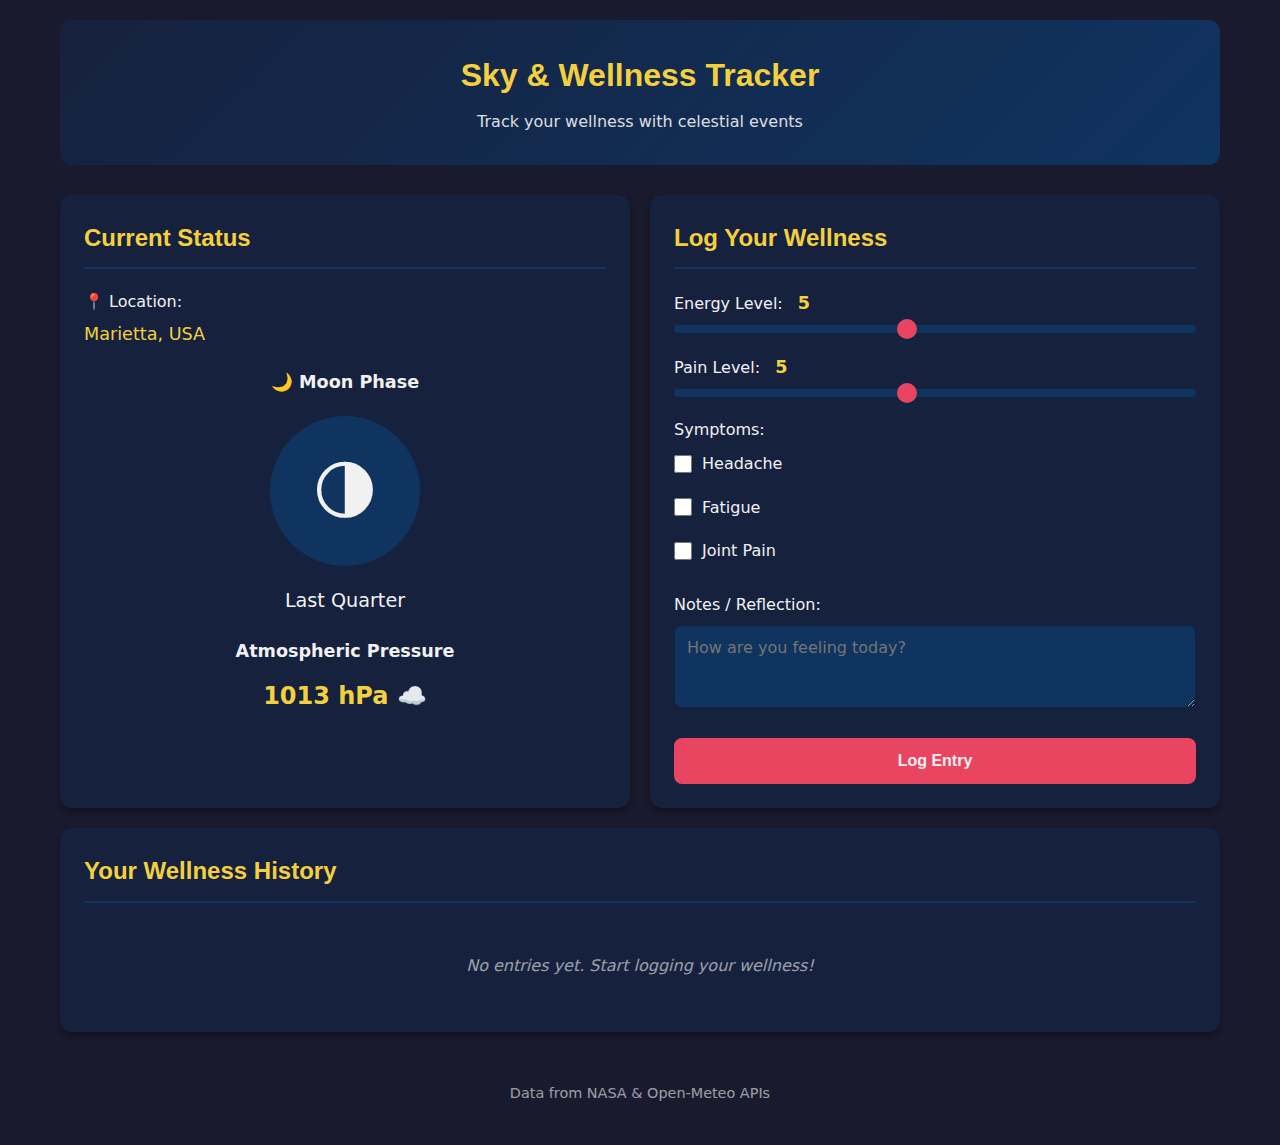
<file: index.html>
<!DOCTYPE html>
<html lang="en">

<head>
    <meta charset="UTF-8">
    <meta name="viewport" content="width=device-width, initial-scale=1.0">
    <title>Sky & Wellness Tracker</title>
    <link rel="stylesheet" href="./src/styles/main.css">

</head>

<body>
    <div class="app">
        <header class="header">
            <h1>Sky & Wellness Tracker</h1>
            <p class="subtitle">Track your wellness with celestial events</p>
        </header>

        <main class="main-content">
            <!-- Current Status Section -->
            <section class="card status-card">
                <h2>Current Status</h2>

                <div class="location-info">
                    <p class="location-label">📍 Location:</p>
                    <p id="location" class="location-text">Loading...</p>
                </div>

                <div class="moon-section">
                    <h3>🌙 Moon Phase</h3>
                    <div id="moonPhase" class="moon-display">
                        <div class="moon-image-container" id="moonImageContainer">
                            <span id="moonEmoji"></span>
                        </div>
                        <p id="moonPhaseName" class="moon-phase-name">Loading...</p>
                    </div>
                </div>

                <div class="atmospheric-section">
                    <h3>Atmospheric Pressure</h3>
                    <p id="pressure" class="pressure-value">Loading...</p>
                </div>
            </section>

            <!-- Wellness Log Section -->
            <section class="card wellness-card">
                <h2>Log Your Wellness</h2>
                <form id="wellnessForm" class="wellness-form">
                    <div class="form-group">
                        <label for="energyLevel">Energy Level: <span id="energyValue"
                                class="range-value">5</span></label>
                        <input type="range" id="energyLevel" name="energyLevel" min="1" max="10" value="5">
                    </div>

                    <div class="form-group">
                        <label for="painLevel">Pain Level: <span id="painValue" class="range-value">5</span></label>
                        <input type="range" id="painLevel" name="painLevel" min="1" max="10" value="5">
                    </div>

                    <div class="form-group">
                        <label>Symptoms:</label>
                        <div class="checkbox-group">
                            <label>
                                <input type="checkbox" name="symptoms" value="headache">
                                Headache
                            </label>
                            <label>
                                <input type="checkbox" name="symptoms" value="fatigue">
                                Fatigue
                            </label>
                            <label>
                                <input type="checkbox" name="symptoms" value="joint-pain">
                                Joint Pain
                            </label>
                        </div>
                    </div>

                    <div class="form-group">
                        <label for="notes">Notes / Reflection:</label>
                        <textarea id="notes" name="notes" rows="3" placeholder="How are you feeling today?"></textarea>
                    </div>

                    <button type="submit" class="btn-submit">Log Entry</button>
                </form>
            </section>

            <!-- History Section -->
            <section class="card history-card">
                <h2>Your Wellness History</h2>
                <div id="historyList" class="history-list">
                    <p class="empty-message">No entries yet. Start logging your wellness!</p>
                </div>
            </section>
        </main>

        <footer class="footer">
            <p>Data from NASA & Open-Meteo APIs</p>
        </footer>
    </div>
    <script src="./src/scripts/main.js" type="module"></script>
</body>

</html>
</file>
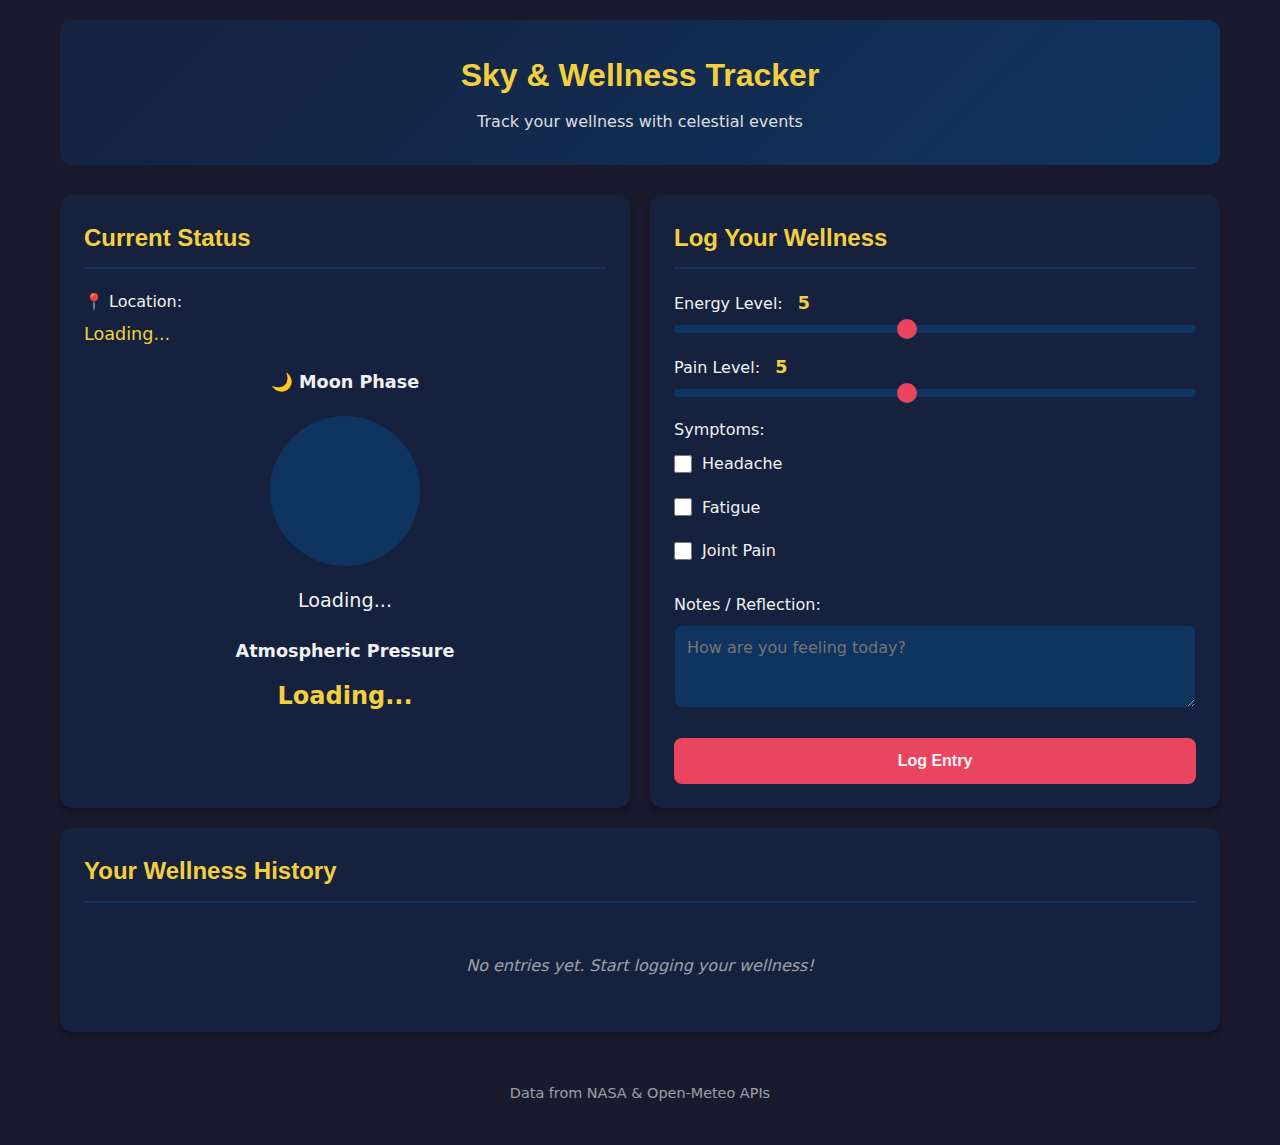
<file: src/index.html>
<!DOCTYPE html>
<html lang="en">

<head>
    <meta charset="UTF-8">
    <meta name="viewport" content="width=device-width, initial-scale=1.0">
    <title>Sky & Wellness Tracker</title>
    <link rel="stylesheet" href="/src/styles/main.css">

</head>

<body>
    <div class="app">
        <header class="header">
            <h1>Sky & Wellness Tracker</h1>
            <p class="subtitle">Track your wellness with celestial events</p>
        </header>

        <main class="main-content">
            <!-- Current Status Section -->
            <section class="card status-card">
                <h2>Current Status</h2>

                <div class="location-info">
                    <p class="location-label">📍 Location:</p>
                    <p id="location" class="location-text">Loading...</p>
                </div>

                <div class="moon-section">
                    <h3>🌙 Moon Phase</h3>
                    <div id="moonPhase" class="moon-display">
                        <div class="moon-image-container" id="moonImageContainer">
                            <span id="moonEmoji"></span>
                        </div>
                        <p id="moonPhaseName" class="moon-phase-name">Loading...</p>
                    </div>
                </div>

                <div class="atmospheric-section">
                    <h3>Atmospheric Pressure</h3>
                    <p id="pressure" class="pressure-value">Loading...</p>
                </div>
            </section>

            <!-- Wellness Log Section -->
            <section class="card wellness-card">
                <h2>Log Your Wellness</h2>
                <form id="wellnessForm" class="wellness-form">
                    <div class="form-group">
                        <label for="energyLevel">Energy Level: <span id="energyValue"
                                class="range-value">5</span></label>
                        <input type="range" id="energyLevel" name="energyLevel" min="1" max="10" value="5">
                    </div>

                    <div class="form-group">
                        <label for="painLevel">Pain Level: <span id="painValue" class="range-value">5</span></label>
                        <input type="range" id="painLevel" name="painLevel" min="1" max="10" value="5">
                    </div>

                    <div class="form-group">
                        <label>Symptoms:</label>
                        <div class="checkbox-group">
                            <label>
                                <input type="checkbox" name="symptoms" value="headache">
                                Headache
                            </label>
                            <label>
                                <input type="checkbox" name="symptoms" value="fatigue">
                                Fatigue
                            </label>
                            <label>
                                <input type="checkbox" name="symptoms" value="joint-pain">
                                Joint Pain
                            </label>
                        </div>
                    </div>

                    <div class="form-group">
                        <label for="notes">Notes / Reflection:</label>
                        <textarea id="notes" name="notes" rows="3" placeholder="How are you feeling today?"></textarea>
                    </div>

                    <button type="submit" class="btn-submit">Log Entry</button>
                </form>
            </section>

            <!-- History Section -->
            <section class="card history-card">
                <h2>Your Wellness History</h2>
                <div id="historyList" class="history-list">
                    <p class="empty-message">No entries yet. Start logging your wellness!</p>
                </div>
            </section>
        </main>

        <footer class="footer">
            <p>Data from NASA & Open-Meteo APIs</p>
        </footer>
    </div>
    <script src="/src/scripts/" type="module"></script>
</body>

</html>
</file>
<file: src/styles/main.css>
/* Reset and Base Styles */
* {
    margin: 0;
    padding: 0;
    box-sizing: border-box;
}

body {
    font-family: 'Roboto', 'Open Sans', system-ui, -apple-system, sans-serif;
    background-color: #1a1a2e;
    color: #f1f1f1;
    line-height: 1.6;
    min-height: 100vh;
}

.app {
    max-width: 1200px;
    margin: 0 auto;
    padding: 20px;
}

/* Header */
.header {
    text-align: center;
    padding: 30px 20px;
    background: linear-gradient(135deg, #16213e 0%, #0f3460 100%);
    border-radius: 12px;
    margin-bottom: 30px;
    animation: fadeIn 0.6s ease-in;
}

.header h1 {
    font-family: 'Inter', 'Poppins', sans-serif;
    font-size: 2rem;
    font-weight: 700;
    color: #f4d03f;
    margin-bottom: 8px;
}

.subtitle {
    font-size: 1rem;
    color: #f1f1f1;
    opacity: 0.9;
}

/* Main Content Layout */
.main-content {
    display: grid;
    gap: 20px;
    margin-bottom: 30px;
}

@media (min-width: 768px) {
    .main-content {
        grid-template-columns: 1fr 1fr;
        grid-template-rows: auto auto;
    }

    .status-card {
        grid-row: 1 / 2;
    }

    .wellness-card {
        grid-row: 1 / 2;
    }

    .history-card {
        grid-column: 1 / -1;
        grid-row: 2 / 3;
    }
}

/* Card Styles */
.card {
    background-color: #16213e;
    border-radius: 12px;
    padding: 24px;
    box-shadow: 0 4px 6px rgba(0, 0, 0, 0.3);
    animation: slideUp 0.5s ease-out;
    transition: transform 0.3s ease;
}

.card:hover {
    transform: translateY(-2px);
}

.card h2 {
    font-family: 'Inter', 'Poppins', sans-serif;
    font-size: 1.5rem;
    font-weight: 600;
    color: #f4d03f;
    margin-bottom: 20px;
    border-bottom: 2px solid #0f3460;
    padding-bottom: 10px;
}

.card h3 {
    font-size: 1.1rem;
    color: #f1f1f1;
    margin-bottom: 12px;
    margin-top: 20px;
}

/* Location Info */
.location-info {
    margin-bottom: 20px;
}

.location-label {
    font-weight: 500;
    color: #f1f1f1;
    margin-bottom: 5px;
}

.location-text {
    font-size: 1.1rem;
    color: #f4d03f;
}

/* Moon Section */
.moon-section {
    text-align: center;
}

.moon-image-container {
    width: 150px;
    height: 150px;
    margin: 20px auto;
    border-radius: 50%;
    overflow: hidden;
    background-color: #0f3460;
    display: flex;
    align-items: center;
    justify-content: center;
    font-size: 4rem;
}

.moon-image {
    width: 100%;
    height: 100%;
    object-fit: cover;
}

.moon-phase-name {
    font-size: 1.2rem;
    color: #f1f1f1;
    margin-top: 10px;
}

/* Atmospheric Section */
.atmospheric-section {
    text-align: center;
    margin-top: 20px;
}

.pressure-value {
    font-size: 1.5rem;
    color: #f4d03f;
    font-weight: 600;
}

/* Wellness Form */
.wellness-form {
    display: flex;
    flex-direction: column;
    gap: 20px;
}

.form-group {
    display: flex;
    flex-direction: column;
}

.form-group label {
    font-weight: 500;
    margin-bottom: 8px;
    color: #f1f1f1;
}

.form-group input[type="range"] {
    width: 100%;
    height: 8px;
    background: #0f3460;
    border-radius: 5px;
    outline: none;
    -webkit-appearance: none;
}

.form-group input[type="range"]::-webkit-slider-thumb {
    -webkit-appearance: none;
    appearance: none;
    width: 20px;
    height: 20px;
    background: #e94560;
    border-radius: 50%;
    cursor: pointer;
}

.form-group input[type="range"]::-moz-range-thumb {
    width: 20px;
    height: 20px;
    background: #e94560;
    border-radius: 50%;
    cursor: pointer;
    border: none;
}

.range-value {
    display: inline-block;
    margin-left: 10px;
    font-weight: 600;
    color: #f4d03f;
    font-size: 1.1rem;
}

.checkbox-group {
    display: flex;
    flex-direction: column;
    gap: 10px;
}

.checkbox-group label {
    display: flex;
    align-items: center;
    font-weight: 400;
    cursor: pointer;
}

.checkbox-group input[type="checkbox"] {
    margin-right: 10px;
    width: 18px;
    height: 18px;
    cursor: pointer;
}

textarea {
    width: 100%;
    padding: 12px;
    background-color: #0f3460;
    border: 1px solid #16213e;
    border-radius: 8px;
    color: #f1f1f1;
    font-family: inherit;
    font-size: 1rem;
    resize: vertical;
}

textarea:focus {
    outline: none;
    border-color: #e94560;
}

/* Submit Button */
.btn-submit {
    background-color: #e94560;
    color: #f1f1f1;
    font-size: 1rem;
    font-weight: 600;
    padding: 14px 24px;
    border: none;
    border-radius: 8px;
    cursor: pointer;
    transition: all 0.3s ease;
    margin-top: 10px;
}

.btn-submit:hover {
    background-color: #d63850;
    transform: translateY(-2px);
    box-shadow: 0 4px 8px rgba(233, 69, 96, 0.3);
}

.btn-submit:active {
    transform: translateY(0);
}

/* History List */
.history-list {
    display: flex;
    flex-direction: column;
    gap: 12px;
}

.empty-message {
    text-align: center;
    color: #f1f1f1;
    opacity: 0.6;
    padding: 30px;
    font-style: italic;
}

.history-item {
    background-color: #0f3460;
    padding: 16px;
    border-radius: 8px;
    border-left: 4px solid #f4d03f;
    transition: all 0.3s ease;
    cursor: pointer;
}

.history-item:hover {
    background-color: #1a3a5c;
    transform: translateX(4px);
}

.history-item-header {
    display: flex;
    justify-content: space-between;
    align-items: center;
    margin-bottom: 8px;
    flex-wrap: wrap;
    gap: 10px;
}

.history-date {
    font-weight: 600;
    color: #f4d03f;
}

.history-ratings {
    display: flex;
    gap: 15px;
    font-size: 0.9rem;
}

.history-details {
    font-size: 0.9rem;
    color: #f1f1f1;
    opacity: 0.8;
    margin-top: 8px;
}

.history-details p {
    margin: 4px 0;
}

/* Footer */
.footer {
    text-align: center;
    padding: 20px;
    color: #f1f1f1;
    opacity: 0.6;
    font-size: 0.9rem;
}

/* Animations */
@keyframes fadeIn {
    from {
        opacity: 0;
    }

    to {
        opacity: 1;
    }
}

@keyframes slideUp {
    from {
        opacity: 0;
        transform: translateY(20px);
    }

    to {
        opacity: 1;
        transform: translateY(0);
    }
}

/* Responsive */
@media (max-width: 767px) {
    .header h1 {
        font-size: 1.5rem;
    }

    .card {
        padding: 16px;
    }

    .moon-image-container {
        width: 120px;
        height: 120px;
        font-size: 3rem;
    }

    .history-item-header {
        flex-direction: column;
        align-items: flex-start;
    }
}
</file>
